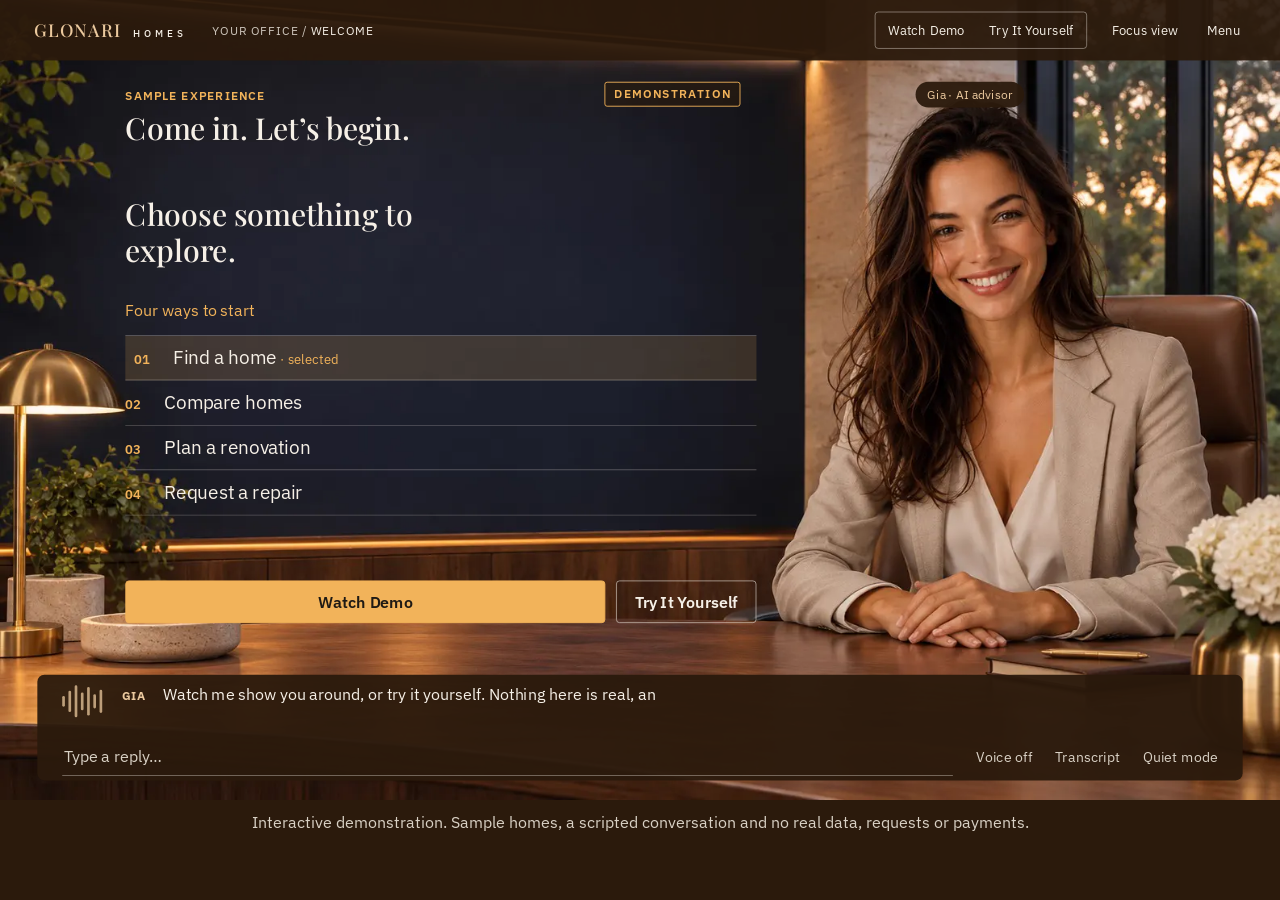
<file: docs/gia-demo/index.html>
<!doctype html>
<html lang="en">
<head>
<meta charset="utf-8">
<meta name="viewport" content="width=device-width, initial-scale=1">
<title>Experience Gia · Glonari Homes</title>
<link rel="preconnect" href="https://fonts.googleapis.com">
<link rel="preconnect" href="https://fonts.gstatic.com" crossorigin>
<link href="https://fonts.googleapis.com/css2?family=IBM+Plex+Sans:wght@400;500;600&family=Playfair+Display:wght@500&display=swap" rel="stylesheet">
<link rel="stylesheet" href="style.css">
</head>
<body>
<div class="app" id="app" data-mode="idle">
  <div class="fit" id="fit">
    <div class="stage" id="stage">
      <picture class="scene" aria-hidden="true">
        <source media="(max-width: 767px)" srcset="assets/mobile-800.webp 800w, assets/mobile-1086.webp 1086w" sizes="100vw">
        <img src="assets/office-1586.webp" srcset="assets/office-1200.webp 1200w, assets/office-1586.webp 1586w" sizes="(min-width: 1200px) 1440px, 100vw" width="1586" height="992" alt="" fetchpriority="high">
      </picture>

      <header class="bar">
        <span class="bar__brand">Glonari <small>Homes</small></span>
        <span class="bar__crumb" id="crumb">Your office</span>
        <div class="bar__tools">
          <div class="seg" role="group" aria-label="Demonstration mode">
            <button type="button" data-k="mode-watch" aria-pressed="false">Watch Demo</button>
            <button type="button" data-k="mode-try" aria-pressed="false">Try It Yourself</button>
          </div>
          <button type="button" class="tool" data-k="pause" hidden>Pause</button>
          <button type="button" class="tool" data-k="restart" hidden>Restart</button>
          <button type="button" class="tool" data-k="focus" aria-pressed="false">Focus view</button>
          <div class="menu">
            <button type="button" class="tool" data-k="menu" aria-expanded="false" aria-controls="menu-list">Menu</button>
            <ul class="menu__list" id="menu-list" hidden></ul>
          </div>
        </div>
      </header>

      <div class="badge-demo" id="badge-demo">Demonstration</div>
      <span class="pill" id="pill">Gia · AI advisor</span>

      <main class="main" id="main">
        <div class="head">
          <p class="eyebrow" id="eyebrow"></p>
          <h2 class="headline" id="headline" tabindex="-1"></h2>
        </div>
        <div class="display" id="display"></div>
        <div class="actions" id="actions"></div>
      </main>

      <section class="shelf" aria-label="Conversation with Gia">
        <div class="shelf__top">
          <span class="wave" aria-hidden="true"><i></i><i></i><i></i><i></i><i></i><i></i><i></i></span>
          <div class="turns">
            <p class="turn turn--you" id="you" hidden></p>
            <p class="turn turn--gia"><b>Gia</b> <span id="gia-line" aria-hidden="true"></span></p>
          </div>
        </div>
        <div class="shelf__bar">
          <form class="composer" id="composer" autocomplete="off">
            <label class="visually-hidden" for="composer-in">Reply to Gia</label>
            <input id="composer-in" type="text" placeholder="Type a reply…">
          </form>
          <span class="shelf__opt">Voice off</span>
          <span class="shelf__opt">Transcript</span>
          <span class="shelf__opt">Quiet mode</span>
        </div>
        <p class="visually-hidden" id="live" aria-live="polite"></p>
      </section>

      <div class="sheet-wrap" id="sheet" hidden></div>
      <div class="guard" id="guard" hidden></div>
      <div class="cursor" id="cursor" aria-hidden="true"><svg viewBox="0 0 24 28" width="26" height="30"><path d="M3 2l17 12.5-7.4 1.3 4.4 8.2-3.6 1.9-4.3-8.3L3 21.5z" fill="#fff" stroke="#1F1A14" stroke-width="1.6" stroke-linejoin="round"/></svg><span class="cursor__ring"></span></div>
    </div>
  </div>
  <p class="notice" id="notice">Interactive demonstration. Sample homes, a scripted conversation and no real data, requests or payments.</p>
</div>
<script src="app.js"></script>
</body>
</html>
</file>
<file: docs/gia-demo/style.css>
/* ==========================================================
   Experience Gia — interactive demonstration (standalone, loaded in an iframe on gia.html)
   Reference stage 1440x900 (the office photo is 16:10). Three layouts set by app.js on .app[data-layout]:
   wide (>=1200: the stage is scaled, never reflowed) · tablet (768-1199: photo banner + one column) · phone (<768: face on top, cream sheet below).
   Palette = the site (brown / paper / gold). The navy wall is part of the photo, no interface element is navy.
   ========================================================== */

:root {
  --brown: #2B1A0C;
  --ink: #1F1A14;
  --ink-2: #5C5145;
  --paper: #FBF7F0;
  --cream: #F4EDE2;
  --line: #E2D7C6;
  --gold: #F2B35A;
  --gold-ink: #8A6628;
  --champagne: #EBC99E;
  --text: #F6F0E7;
  --text-2: #D9D1C5;
  --ok: #3F6B3A;
  --font-display: "Playfair Display", Georgia, "Times New Roman", serif;
  --font-ui: "IBM Plex Sans", system-ui, -apple-system, "Segoe UI", Roboto, sans-serif;
  --ease: cubic-bezier(.22, .61, .36, 1);
}

*, *::before, *::after { box-sizing: border-box; }
html, body { margin: 0; background: var(--brown); color: var(--text); font-family: var(--font-ui); font-size: 18px; line-height: 1.5; -webkit-text-size-adjust: 100%; }
body { overflow-x: hidden; }
button, input { font: inherit; color: inherit; }
button { cursor: pointer; background: none; border: 0; padding: 0; }
:focus-visible { outline: 2px solid var(--gold); outline-offset: 2px; }
.visually-hidden { position: absolute !important; width: 1px; height: 1px; overflow: hidden; clip: rect(0 0 0 0); white-space: nowrap; }
[hidden] { display: none !important; }

.app { width: 100%; background: var(--brown); overflow-x: clip; }
.fit { margin: 0 auto; position: relative; }
.stage { position: relative; overflow: hidden; background: var(--brown); --hl: var(--text); --fg: var(--text); --fg-2: var(--text-2); --rule: rgba(246, 240, 231, .26); }
.scene img { display: block; width: 100%; height: 100%; object-fit: cover; }
.notice { margin: 0 auto; padding: 10px 20px 12px; max-width: 120ch; text-align: center; font-size: 16px; line-height: 1.5; color: var(--text-2); }

/* ---------- bar ---------- */
.bar { display: flex; align-items: center; gap: 24px; background: rgba(43, 26, 12, .94); z-index: 20; }
.bar__brand { font-family: var(--font-display); font-weight: 500; font-size: 20px; letter-spacing: .08em; text-transform: uppercase; color: var(--champagne); white-space: nowrap; }
.bar__brand small { font: 500 11px/1 var(--font-ui); letter-spacing: .4em; margin-left: 6px; color: var(--text); }
.bar__crumb { font-size: 14px; letter-spacing: .06em; text-transform: uppercase; color: var(--text); white-space: nowrap; overflow: hidden; text-overflow: ellipsis; min-width: 0; }
.bar__crumb::before { content: "Your office  /  "; opacity: .8; }
.bar__tools { margin-left: auto; display: flex; align-items: center; gap: 4px; }
.seg { display: inline-flex; border: 1px solid rgba(246, 240, 231, .45); border-radius: 4px; margin-right: 10px; }
.seg button, .tool { min-height: 44px; padding: 0 14px; font-size: 15px; color: var(--text); white-space: nowrap; transition: background .2s, color .2s; }
.seg button { min-height: 40px; }
.seg button:hover, .tool:hover { background: rgba(246, 240, 231, .12); }
.seg button[aria-pressed="true"] { background: var(--gold); color: var(--ink); font-weight: 600; }
.tool[aria-pressed="true"] { text-decoration: underline; text-underline-offset: 5px; text-decoration-color: var(--gold); }
.menu { position: relative; }
.menu__list { position: absolute; right: 0; top: 100%; margin: 6px 0 0; padding: 8px; list-style: none; min-width: 250px; background: var(--paper); color: var(--ink); border-radius: 6px; box-shadow: 0 14px 34px -10px rgba(20, 12, 6, .5); z-index: 40; }
.menu__list button { display: block; width: 100%; text-align: left; min-height: 44px; padding: 8px 12px; border-radius: 4px; font-size: 17px; }
.menu__list button:hover { background: var(--cream); }
.menu__list button[aria-current="true"] { font-weight: 600; }

.badge-demo { z-index: 5; font-size: 13px; font-weight: 600; letter-spacing: .12em; text-transform: uppercase; color: var(--gold); border: 1px solid var(--gold); border-radius: 3px; padding: 3px 10px; background: rgba(43, 26, 12, .55); }
.pill { z-index: 5; font-size: 14px; color: var(--champagne); background: rgba(43, 26, 12, .94); border-radius: 15px; padding: 4px 13px; white-space: nowrap; }

.eyebrow { margin: 0; font-size: 13px; font-weight: 600; letter-spacing: .1em; text-transform: uppercase; color: var(--gold); }
.headline { margin: 0; font-family: var(--font-display); font-weight: 500; font-size: 34px; line-height: 1.2; color: var(--hl); outline: none; text-wrap: balance; }

/* ---------- display (swapped per screen) ---------- */
.display { transition: opacity .2s var(--ease), transform .2s var(--ease); color: var(--fg); }
.display.is-out { opacity: 0; transform: translateY(6px); }
.card { background: var(--paper); color: var(--ink); border-radius: 6px; box-shadow: 0 1px 2px rgba(31, 22, 12, .1), 0 14px 34px -12px rgba(20, 12, 6, .5); }
.label { margin: 0; font-size: 13px; font-weight: 600; letter-spacing: .1em; text-transform: uppercase; color: var(--gold-ink); }
.hint { margin: 0; font-size: 16px; line-height: 1.5; color: var(--ink-2); }
.dark-label { color: var(--gold); font-size: 18px; letter-spacing: 0; text-transform: none; font-weight: 400; }

/* arrival / scenario list (text straight on the wall, hairline rows) */
.arr__sub { margin: 0 0 34px; font-family: var(--font-display); font-weight: 500; font-size: 34px; line-height: 1.2; max-width: 11em; color: var(--fg); }
.arr__rows { list-style: none; margin: 14px 0 0; padding: 0; border-top: 1px solid var(--rule); }
.arr__rows li, .arr__rows button { display: flex; align-items: baseline; gap: 20px; width: 100%; min-height: 48px; padding: 9px 0; border-bottom: 1px solid var(--rule); font-size: 21px; text-align: left; color: var(--fg); }
.arr__rows b { font-size: 15px; font-weight: 600; color: var(--gold); min-width: 24px; font-variant-numeric: lining-nums; }
.arr__rows button { transition: background .2s, padding .2s; }
.arr__rows button:hover { background: rgba(246, 240, 231, .08); padding-left: 10px; }
.arr__rows button[aria-pressed="true"] { background: rgba(242, 179, 90, .16); padding-left: 10px; }
.arr__rows button[aria-pressed="true"] span::after { content: "  ·  selected"; font-size: 15px; color: var(--gold); }

/* priorities / progress / destinations */
.list { padding: 22px 24px; min-height: 410px; display: flex; flex-direction: column; }
.list__rows { list-style: none; margin: 16px 0 0; padding: 0; flex: 1; }
.list__rows li, .list__rows button { display: flex; align-items: center; gap: 18px; width: 100%; min-height: 62px; padding: 10px 0; border-top: 1px solid var(--line); font-size: 24px; line-height: 1.25; text-align: left; color: var(--ink); }
.list__rows li:first-child, .list__rows button:first-child { border-top: 0; }
.list__rows b { font-size: 15px; font-weight: 600; color: var(--gold-ink); min-width: 26px; }
.list__rows .val { margin-left: auto; font-size: 20px; color: var(--ink-2); }
.check { flex: none; width: 26px; height: 26px; border: 1.5px solid var(--ink-2); border-radius: 50%; position: relative; transition: background .2s, border-color .2s; }
button[aria-pressed="true"] .check { background: var(--ok); border-color: var(--ok); }
button[aria-pressed="true"] .check::after { content: ""; position: absolute; left: 8px; top: 4px; width: 6px; height: 11px; border: solid #fff; border-width: 0 2px 2px 0; transform: rotate(45deg); }
.list__rows button:hover { background: var(--cream); }
.list .hint { margin-top: 10px; padding-top: 14px; border-top: 1px solid var(--line); }
.tag { margin-left: auto; font-size: 14px; font-weight: 600; color: var(--ok); letter-spacing: .04em; text-transform: uppercase; }

/* map */
.mapgrid { display: grid; grid-template-columns: 420px 1fr; gap: 12px; height: 410px; }
.map { position: relative; border-radius: 6px; overflow: hidden; background: #E7E0D0; }
.map svg { display: block; width: 100%; height: 100%; }
.map__cap { position: absolute; left: 14px; bottom: 10px; font-size: 13px; letter-spacing: .06em; text-transform: uppercase; color: var(--ink); background: rgba(251, 247, 240, .9); padding: 2px 8px; border-radius: 3px; }
.pin { cursor: pointer; }
.pin circle { fill: var(--brown); stroke: var(--paper); stroke-width: 3; transition: fill .2s, r .2s; }
.pin text { fill: var(--champagne); font: 600 18px var(--font-ui); text-anchor: middle; pointer-events: none; }
.pin[aria-pressed="true"] circle, .pin:hover circle { fill: var(--gold-ink); }
.pin:focus-visible circle { stroke: var(--gold); }
.homes { padding: 18px 18px 14px; display: flex; flex-direction: column; }
.homes ul { list-style: none; margin: 12px 0 0; padding: 0; flex: 1; }
.homes li button { display: block; width: 100%; padding: 12px 8px; border-top: 1px solid var(--line); font-size: 19px; line-height: 1.3; text-align: left; transition: background .2s; }
.homes li:first-child button { border-top: 0; }
.homes li button:hover, .homes li button[aria-pressed="true"] { background: var(--cream); }
.homes li button[aria-pressed="true"] { box-shadow: inset 3px 0 0 var(--gold-ink); }
.homes li small { display: block; font-size: 15px; color: var(--ink-2); }
.homes .hint { font-size: 15px; }

/* photo + card (theater / detail / shortlist) */
.pc__ph { position: relative; height: 262px; border-radius: 6px 6px 0 0; overflow: hidden; }
.pc__ph img { width: 100%; height: 100%; object-fit: cover; display: block; }
.pc .card { border-radius: 0 0 6px 6px; padding: 16px 22px 18px; height: 148px; }
.pc--short .pc__ph { height: 196px; }
.pc--short .card { height: 214px; }
.chip { position: absolute; left: 14px; top: 14px; font-size: 13px; font-weight: 600; letter-spacing: .1em; text-transform: uppercase; color: var(--champagne); background: rgba(43, 26, 12, .88); border-radius: 14px; padding: 4px 12px; }
.pc__t { margin: 0; font-size: 28px; font-weight: 600; line-height: 1.2; }
.pc__l { margin: 2px 0 0; font-size: 21px; line-height: 1.35; }
.pc__n { margin: 6px 0 0; font-size: 15px; color: var(--ink-2); }
.pc .list__rows { margin: 0; }
.pc .list__rows li, .pc .list__rows button { min-height: 40px; padding: 4px 0; font-size: 21px; }
.pc--short .card { padding: 10px 22px 12px; }

/* evidence */
.ev { padding: 22px 24px; min-height: 410px; display: flex; flex-direction: column; }
.ev__row { display: grid; grid-template-columns: 1fr auto; column-gap: 20px; padding: 14px 0; border-top: 1px solid var(--line); }
.ev__row:first-of-type { border-top: 0; margin-top: 6px; }
.ev__who { font-size: 19px; color: var(--ink-2); }
.ev__v { font-size: 28px; font-weight: 600; line-height: 1.1; text-align: right; }
.ev__why { grid-column: 1 / -1; margin: 4px 0 0; font-size: 19px; }
.ev .hint { margin-top: auto; padding-top: 12px; }
.label--warn { color: #8B451D; }

/* compare */
.cmp { padding: 18px 20px 16px; min-height: 410px; }
.cmp__grid { display: grid; grid-template-columns: repeat(3, minmax(0, 1fr)); column-gap: 16px; }
.cmp__h img { display: block; width: 100%; height: 108px; object-fit: cover; border-radius: 4px; }
.cmp__h b { display: block; margin-top: 8px; font-size: 23px; line-height: 1.2; }
.cmp__h span { font-size: 21px; }
.cmp__row { grid-column: 1 / -1; display: grid; grid-template-columns: subgrid; padding: 9px 0 8px; border-top: 1px solid var(--line); text-align: left; width: 100%; transition: background .2s; }
button.cmp__row:hover { background: var(--cream); }
.cmp__row .label { grid-column: 1 / -1; font-size: 12px; }
.cmp__row span:not(.label) { font-size: 20px; line-height: 1.3; }
.cmp__row.is-focus { background: rgba(242, 179, 90, .22); box-shadow: inset 3px 0 0 var(--gold-ink); }
.cmp__row.is-focus .you { font-weight: 600; }
.cmp__mark { grid-column: 1 / -1; font-size: 15px; color: var(--ink-2); margin-top: 2px; }
.cmp__h { margin-bottom: 12px; }
.cmp__grid > .cmp__h { margin-bottom: 12px; }

/* renovation */
.reno { display: grid; grid-template-columns: 230px 1fr; gap: 12px; height: 270px; }
.slot { border-radius: 6px; padding: 18px; display: flex; flex-direction: column; background: #DCD5C6; color: var(--ink); position: relative; overflow: hidden; }
.slot .label { color: var(--gold-ink); }
.slot__t { margin: 24px 0 0; font-size: 21px; line-height: 1.4; }
.slot__w { margin-top: auto; font-size: 15px; color: var(--ink-2); }
.slot--photo { padding: 0; }
.slot--photo img { width: 100%; height: 100%; object-fit: cover; }
.btn-s { margin-top: 12px; min-height: 44px; padding: 0 16px; border-radius: 4px; background: var(--brown); color: var(--text); font-size: 16px; font-weight: 600; align-self: flex-start; transition: background .2s; }
.btn-s:hover { background: #4a3017; }
.btn-s:disabled { opacity: .45; cursor: default; }
.slot--b { background: #CFC7B6; }
.busy { margin-top: 24px; font-size: 19px; }
.busy i { display: block; height: 3px; margin-top: 14px; background: rgba(31, 26, 20, .18); position: relative; overflow: hidden; }
.busy i::after { content: ""; position: absolute; inset: 0; width: 40%; background: var(--gold-ink); animation: slide 1.1s linear infinite; }
@keyframes slide { from { transform: translateX(-100%); } to { transform: translateX(250%); } }
.ba { position: relative; height: 270px; border-radius: 6px; overflow: hidden; touch-action: none; user-select: none; }
.ba img { position: absolute; inset: 0; width: 100%; height: 100%; object-fit: cover; }
.ba__after { clip-path: inset(0 0 0 var(--p, 50%)); }
.ba__line { position: absolute; top: 0; bottom: 0; left: var(--p, 50%); width: 2px; background: var(--paper); box-shadow: 0 0 0 1px rgba(20, 12, 6, .25); transform: translateX(-1px); pointer-events: none; }
.ba__knob { position: absolute; top: 50%; left: var(--p, 50%); width: 44px; height: 44px; margin: -22px 0 0 -22px; border-radius: 50%; background: var(--paper); box-shadow: 0 2px 10px rgba(20, 12, 6, .4); pointer-events: none; }
.ba__knob::before, .ba__knob::after { content: ""; position: absolute; top: 16px; width: 0; height: 0; border: 6px solid transparent; }
.ba__knob::before { left: 7px; border-right-color: var(--ink); border-left: 0; }
.ba__knob::after { right: 7px; border-left-color: var(--ink); border-right: 0; }
.ba input { position: absolute; inset: 0; width: 100%; height: 100%; margin: 0; opacity: 0; cursor: ew-resize; }
.ba input:focus-visible + .ba__ring { opacity: 1; }
.ba__ring { position: absolute; inset: 0; border: 2px solid var(--gold); border-radius: 6px; opacity: 0; pointer-events: none; }
.ba .chip { top: 14px; }
.ba .chip--r { left: auto; right: 14px; }
.reno__card { margin-top: 0; border-radius: 6px; padding: 14px 20px 14px; height: 128px; display: grid; align-content: start; }
.reno__card b { font-size: 20px; line-height: 1.3; }
.reno__card .bud { font-size: 18px; margin-top: 2px; }
.mats { display: flex; align-items: center; gap: 10px; margin-top: 12px; }
.mats button { width: 34px; height: 34px; border-radius: 4px; border: 2px solid transparent; box-shadow: inset 0 0 0 1px rgba(31, 26, 20, .2); transition: border-color .2s, transform .2s; position: relative; }
.mats button::before { content: ""; position: absolute; inset: -6px; }
.mats button[aria-pressed="true"] { border-color: var(--ink); transform: translateY(-2px); }
.mats span { font-size: 16px; color: var(--ink-2); margin-left: 6px; }
.reno-wrap { display: grid; gap: 12px; }

/* request form */
.rq { padding: 20px 24px; min-height: 410px; display: flex; flex-direction: column; }
.fld { padding: 12px 0; border-top: 1px solid var(--line); }
.fld:first-of-type { border-top: 0; }
.fld > span.k { display: block; font-size: 15px; color: var(--ink-2); margin-bottom: 4px; }
.fld input[type="text"] { width: 100%; min-height: 46px; padding: 6px 12px; border: 1px solid #BFB3A0; border-radius: 4px; background: #fff; font-size: 21px; color: var(--ink); }
.fld input[type="text"]:focus-visible { outline: 2px solid var(--gold-ink); outline-offset: 1px; }
.att { display: flex; align-items: center; gap: 14px; }
.att__th { width: 74px; height: 50px; border-radius: 4px; overflow: hidden; background: #DCD5C6; flex: none; border: 1px dashed #A99C86; }
.att__th img { width: 100%; height: 100%; object-fit: cover; object-position: 8% 62%; transform: scale(2.6); transform-origin: 8% 62%; }
.att__n { font-size: 19px; }
.acc { display: flex; gap: 8px; flex-wrap: wrap; }
.acc button { min-height: 44px; padding: 0 16px; border: 1px solid #BFB3A0; border-radius: 4px; font-size: 18px; color: var(--ink); transition: background .2s, border-color .2s; }
.acc button:hover { background: var(--cream); }
.acc button[aria-pressed="true"] { background: var(--brown); border-color: var(--brown); color: var(--text); }
.rq .hint { margin-top: auto; padding-top: 10px; font-weight: 500; color: #8B451D; }

/* actions */
.actions { display: flex; gap: 12px; }
.btn-p { flex: 1; min-height: 48px; padding: 0 20px; border-radius: 4px; background: var(--gold); color: var(--ink); font-size: 18px; font-weight: 600; border: 1px solid var(--gold); transition: background .2s, border-color .2s, transform .2s; }
.btn-p:hover { background: var(--champagne); border-color: var(--champagne); }
.btn-p--ghost { background: transparent; color: var(--text); border-color: rgba(246, 240, 231, .6); flex: 0 0 auto; }
.btn-p--ghost:hover { background: rgba(246, 240, 231, .14); border-color: var(--text); }
.btn-p.is-shake { animation: shake .35s; }
@keyframes shake { 25% { transform: translateX(-5px); } 75% { transform: translateX(5px); } }
.done-note { margin: 0 0 12px; font-size: 18px; line-height: 1.45; color: var(--text); background: rgba(43, 26, 12, .94); border-left: 3px solid var(--gold); border-radius: 0 4px 4px 0; padding: 12px 16px; }
.actions--col { flex-direction: column; }

/* shelf */
.shelf { z-index: 10; background: rgba(43, 26, 12, .95); color: var(--text); border-radius: 8px; padding: 14px 28px 12px; display: grid; gap: 10px; }
.shelf__top { display: flex; gap: 22px; align-items: flex-start; min-height: 52px; }
.wave { display: flex; align-items: center; gap: 4px; height: 40px; flex: none; opacity: .75; }
.wave i { width: 3px; border-radius: 2px; background: var(--champagne); }
.wave i:nth-child(1) { height: 12px; } .wave i:nth-child(2) { height: 24px; } .wave i:nth-child(3) { height: 36px; } .wave i:nth-child(4) { height: 20px; }
.wave i:nth-child(5) { height: 32px; } .wave i:nth-child(6) { height: 16px; } .wave i:nth-child(7) { height: 26px; }
.turns { min-width: 0; display: grid; gap: 2px; }
.turn { margin: 0; font-size: 18px; line-height: 1.4; }
.turn b { font-size: 13px; letter-spacing: .1em; text-transform: uppercase; color: var(--champagne); margin-right: 14px; }
.turn--you { color: var(--champagne); }
.turn--you::before { content: "You"; font-size: 13px; font-weight: 600; letter-spacing: .1em; text-transform: uppercase; margin-right: 14px; }
.shelf__bar { display: flex; align-items: center; gap: 26px; }
.composer { flex: 1; min-width: 0; }
.composer input { width: 100%; min-height: 44px; border: 0; border-bottom: 1px solid rgba(246, 240, 231, .35); background: transparent; font-size: 18px; color: var(--text); }
.composer input::placeholder { color: var(--text-2); opacity: 1; }
.composer input:focus-visible { outline: 0; border-bottom-color: var(--gold); }
.shelf__opt { font-size: 16px; color: var(--text-2); white-space: nowrap; }

/* review sheet */
.sheet-wrap { z-index: 30; }
.sheet { background: var(--paper); color: var(--ink); border-radius: 8px; box-shadow: 0 24px 60px -16px rgba(20, 12, 6, .65); padding: 24px 28px; display: flex; flex-direction: column; animation: sheet-in .26s var(--ease); }
@keyframes sheet-in { from { opacity: 0; transform: translateY(14px); } }
.sheet h3 { margin: 0 0 6px; font-family: var(--font-display); font-weight: 500; font-size: 28px; line-height: 1.2; }
.sheet__r { display: grid; grid-template-columns: 150px 1fr; gap: 16px; padding: 11px 0; border-top: 1px solid var(--line); font-size: 19px; }
.sheet__r span:first-child { color: var(--ink-2); }
.sheet .hint { margin-top: 12px; color: var(--ink); font-weight: 500; }
.sheet__b { display: flex; gap: 12px; margin-top: auto; padding-top: 16px; }
.sheet__b .btn-p--ghost { color: var(--ink); border-color: #BFB3A0; }
.sheet__b .btn-p--ghost:hover { background: var(--cream); }

/* guard + cursor */
.guard { z-index: 15; cursor: pointer; }
.cursor { position: absolute; left: 0; top: 0; z-index: 60; pointer-events: none; opacity: 0; transition: opacity .25s; will-change: transform; filter: drop-shadow(0 2px 3px rgba(20, 12, 6, .45)); }
.cursor.on { opacity: 1; }
.cursor svg { display: block; position: relative; }
.cursor__ring { position: absolute; left: 1px; top: 1px; width: 34px; height: 34px; margin: -17px 0 0 -17px; border-radius: 50%; border: 2px solid var(--gold); opacity: 0; }
.cursor.click .cursor__ring { animation: ring .5s ease-out; }
@keyframes ring { from { opacity: 1; transform: scale(.3); } to { opacity: 0; transform: scale(1.4); } }

/* ==================== WIDE: fixed 1440x900 reference, scaled by app.js ==================== */
[data-layout="wide"] .stage { position: absolute; left: 0; top: 0; width: 1440px; height: 900px; transform-origin: 0 0; overflow: hidden; }
[data-layout="wide"] .stage > * { position: absolute; }
[data-layout="wide"] .scene { inset: 0; }
[data-layout="wide"] .bar { left: 0; right: 0; top: 0; height: 68px; padding: 0 30px 0 38px; }
[data-layout="wide"] .bar__crumb { flex: 0 1 auto; margin-left: 4px; max-width: 360px; }
[data-layout="wide"] .badge-demo { left: 680px; top: 92px; }
[data-layout="wide"] .pill { left: 1030px; top: 92px; }
[data-layout="wide"] .main, [data-layout="wide"] .head { display: contents; }
[data-layout="wide"] .eyebrow { left: 141px; top: 98px; position: absolute; width: 520px; }
[data-layout="wide"] .headline { left: 141px; top: 124px; position: absolute; width: 710px; }
[data-layout="wide"] .display { left: 141px; top: 220px; width: 710px; height: 420px; position: absolute; }
[data-layout="wide"] .actions { left: 141px; top: 653px; width: 710px; position: absolute; }
[data-layout="wide"] .shelf { left: 42px; top: 759px; width: 1356px; height: 119px; padding: 10px 28px; gap: 4px; }
[data-layout="wide"] .shelf__top { min-height: 56px; }
[data-layout="wide"] .sheet-wrap { left: 141px; top: 200px; width: 710px; height: 501px; }
[data-layout="wide"] .sheet { height: 100%; }
[data-layout="wide"] .guard { inset: 68px 0 0 0; }
[data-layout="wide"] .actions--col { top: 653px; }

/* ==================== TABLET + PHONE: normal flow ==================== */
[data-layout="tablet"] .stage, [data-layout="phone"] .stage { display: grid; grid-template-columns: minmax(0, 1fr); grid-template-rows: auto var(--ph) auto auto auto; }
[data-layout="tablet"] .main, [data-layout="phone"] .main { display: contents; }
[data-layout="tablet"] .head, [data-layout="phone"] .head { grid-row: 2; grid-column: 1; align-self: end; z-index: 3; position: relative; }
[data-layout="tablet"] .bar, [data-layout="phone"] .bar { grid-row: 1; flex-wrap: wrap; gap: 4px 16px; padding: 8px 20px; position: relative; }
[data-layout="tablet"] .bar__crumb, [data-layout="phone"] .bar__crumb { display: none; }
[data-layout="tablet"] .scene, [data-layout="phone"] .scene { grid-row: 2; grid-column: 1; position: relative; min-height: 0; overflow: hidden; }
[data-layout="tablet"] .badge-demo, [data-layout="tablet"] .pill, [data-layout="phone"] .badge-demo, [data-layout="phone"] .pill { grid-row: 2; grid-column: 1; z-index: 4; position: relative; }
[data-layout="tablet"] .display, [data-layout="phone"] .display { grid-row: 3; }
[data-layout="tablet"] .actions, [data-layout="phone"] .actions { grid-row: 4; }
[data-layout="tablet"] .shelf, [data-layout="phone"] .shelf { grid-row: 5; }
[data-layout="tablet"] .sheet-wrap, [data-layout="phone"] .sheet-wrap { position: fixed; inset: 0; background: rgba(20, 12, 6, .55); display: flex; align-items: center; justify-content: center; padding: 20px; }
[data-layout="tablet"] .sheet, [data-layout="phone"] .sheet { width: min(560px, 100%); max-height: 100%; overflow: auto; }
[data-layout="tablet"] .guard, [data-layout="phone"] .guard { position: absolute; inset: 0; }
[data-layout="tablet"] .cursor, [data-layout="phone"] .cursor { position: absolute; }

/* tablet 768-1199: photo banner (Gia on the right), headline over the dark wall on the left */
[data-layout="tablet"] .stage { --ph: clamp(300px, 38vw, 400px); }
[data-layout="tablet"] .scene img { object-position: 78% 28%; }
[data-layout="tablet"] .head { padding: 0 36px 32px; max-width: 58%; }
[data-layout="tablet"] .eyebrow { margin: 0 0 10px; }
[data-layout="tablet"] .headline { font-size: clamp(28px, 3.6vw, 34px); }
[data-layout="tablet"] .badge-demo { align-self: start; justify-self: start; margin: 18px 0 0 36px; }
[data-layout="tablet"] .pill { align-self: start; justify-self: end; margin: 18px 28px 0 0; }
[data-layout="tablet"] .display { width: min(100%, 760px); justify-self: center; padding: 28px 28px 0; }
[data-layout="tablet"] .actions { width: min(100%, 760px); justify-self: center; padding: 24px 28px 0; }
[data-layout="tablet"] .shelf { margin: 28px 28px 8px; }

/* phone <768: face on top (mobile photo), headline in a brown box over its foot, cream sheet below */
[data-layout="phone"] .stage { --ph: min(104vw, 440px); --hl: var(--text); --fg: var(--ink); --fg-2: var(--ink-2); --rule: rgba(31, 26, 20, .22); }
[data-layout="phone"] .bar__brand { font-size: 17px; }
[data-layout="phone"] .bar__tools { margin-left: 0; width: 100%; flex-wrap: wrap; }
[data-layout="phone"] .seg { margin-right: auto; }
[data-layout="phone"] .seg button { padding: 0 11px; font-size: 14px; }
[data-layout="phone"] .tool { padding: 0 9px; font-size: 14px; }
[data-layout="phone"] .scene img { object-position: 50% 14%; }
[data-layout="phone"] .head { margin: 0 16px 28px; padding: 14px 18px 16px; background: rgba(43, 26, 12, .94); border-radius: 8px; }
[data-layout="phone"] .eyebrow { margin: 0 0 6px; font-size: 12px; }
[data-layout="phone"] .headline { font-size: 24px; }
[data-layout="phone"] .badge-demo { align-self: start; justify-self: start; margin: 14px 0 0 16px; font-size: 12px; }
[data-layout="phone"] .pill { align-self: start; justify-self: end; margin: 14px 16px 0 0; font-size: 13px; }
[data-layout="phone"] .display { background: var(--cream); border-radius: 20px 20px 0 0; margin-top: -18px; z-index: 5; position: relative; padding: 24px 20px 0; }
[data-layout="phone"] .actions { background: var(--cream); padding: 20px 20px 24px; flex-direction: column; }
[data-layout="phone"] .btn-p--ghost { color: var(--ink); border-color: #BFB3A0; }
[data-layout="phone"] .done-note { background: var(--brown); }
[data-layout="phone"] .shelf { margin: 0; border-radius: 0; padding: 16px 20px 14px; }
[data-layout="phone"] .shelf__bar { gap: 14px; flex-wrap: wrap; }
[data-layout="phone"] .composer { flex-basis: 100%; }
[data-layout="phone"] .shelf__opt { font-size: 16px; }
[data-layout="phone"] .wave { display: none; }
[data-layout="phone"] .card { box-shadow: 0 0 0 1px var(--line); }
[data-layout="phone"] .arr__sub { font-size: 26px; margin-bottom: 20px; }
[data-layout="phone"] .arr__rows li, [data-layout="phone"] .arr__rows button { font-size: 19px; }
[data-layout="phone"] .arr__rows b { color: var(--gold-ink); }
[data-layout="phone"] .arr__rows button[aria-pressed="true"] span::after { color: var(--gold-ink); }
[data-layout="phone"] .arr__rows button:hover { background: rgba(31, 26, 20, .06); }
[data-layout="phone"] .arr__rows button[aria-pressed="true"] { background: rgba(242, 179, 90, .3); }
[data-layout="phone"] .dark-label { color: var(--gold-ink); }

/* phone + tablet inner layouts */
[data-layout="phone"] .list, [data-layout="phone"] .ev, [data-layout="phone"] .rq, [data-layout="phone"] .cmp { min-height: 0; padding: 18px 16px; }
[data-layout="phone"] .list__rows li, [data-layout="phone"] .list__rows button { font-size: 19px; min-height: 56px; }
[data-layout="phone"] .list__rows .val { font-size: 16px; text-align: right; }
[data-layout="phone"] .mapgrid { grid-template-columns: 1fr; height: auto; }
[data-layout="phone"] .map { height: 270px; }
[data-layout="phone"] .pc__ph, [data-layout="phone"] .pc--short .pc__ph { height: 190px; }
[data-layout="phone"] .pc .card, [data-layout="phone"] .pc--short .card { height: auto; }
[data-layout="phone"] .pc__t { font-size: 24px; }
[data-layout="phone"] .pc__l { font-size: 18px; }
[data-layout="phone"] .cmp__grid { column-gap: 8px; }
[data-layout="phone"] .cmp__h img { height: 64px; }
[data-layout="phone"] .cmp__h b { font-size: 17px; }
[data-layout="phone"] .cmp__h span { font-size: 16px; }
[data-layout="phone"] .cmp__row span:not(.label) { font-size: 16px; }
[data-layout="phone"] .reno { grid-template-columns: 1fr; height: auto; }
[data-layout="phone"] .slot { min-height: 170px; }
[data-layout="phone"] .slot--photo { min-height: 200px; }
[data-layout="phone"] .ba { height: 220px; }
[data-layout="phone"] .reno__card { height: auto; padding: 14px 16px; }
[data-layout="phone"] .ev__v { font-size: 22px; }
[data-layout="phone"] .ev__who, [data-layout="phone"] .ev__why { font-size: 17px; }
[data-layout="phone"] .sheet__r { grid-template-columns: 1fr; gap: 2px; }
[data-layout="phone"] .sheet h3 { font-size: 24px; }
[data-layout="tablet"] .mapgrid { height: 400px; }
[data-layout="tablet"] .pc__ph { height: 280px; }
[data-layout="tablet"] .display .list, [data-layout="tablet"] .display .ev, [data-layout="tablet"] .display .rq, [data-layout="tablet"] .display .cmp { min-height: 0; }

@media (prefers-reduced-motion: reduce) {
  *, *::before, *::after { animation-duration: .01ms !important; animation-iteration-count: 1 !important; transition-duration: .01ms !important; }
}

/* focus view: plain document, no photo */
[data-focus="on"] .scene { display: none; }
[data-focus="on"] .stage { background: var(--cream); --hl: var(--ink); --fg: var(--ink); --fg-2: var(--ink-2); --rule: rgba(31, 26, 20, .22); }
[data-focus="on"] .eyebrow { color: var(--gold-ink); }
[data-focus="on"] .arr__rows b, [data-focus="on"] .dark-label { color: var(--gold-ink); }
[data-focus="on"] .badge-demo, [data-focus="on"] .pill { color: var(--gold-ink); border-color: var(--gold-ink); background: transparent; }
[data-focus="on"] .pill { border: 0; }
[data-focus="on"] .card { box-shadow: 0 0 0 1px var(--line); }
[data-focus="on"] .btn-p--ghost { color: var(--ink); border-color: #BFB3A0; }
[data-focus="on"] .done-note { color: var(--text); }
[data-layout="phone"][data-focus="on"] .display { margin-top: 0; border-radius: 0; }
</file>
